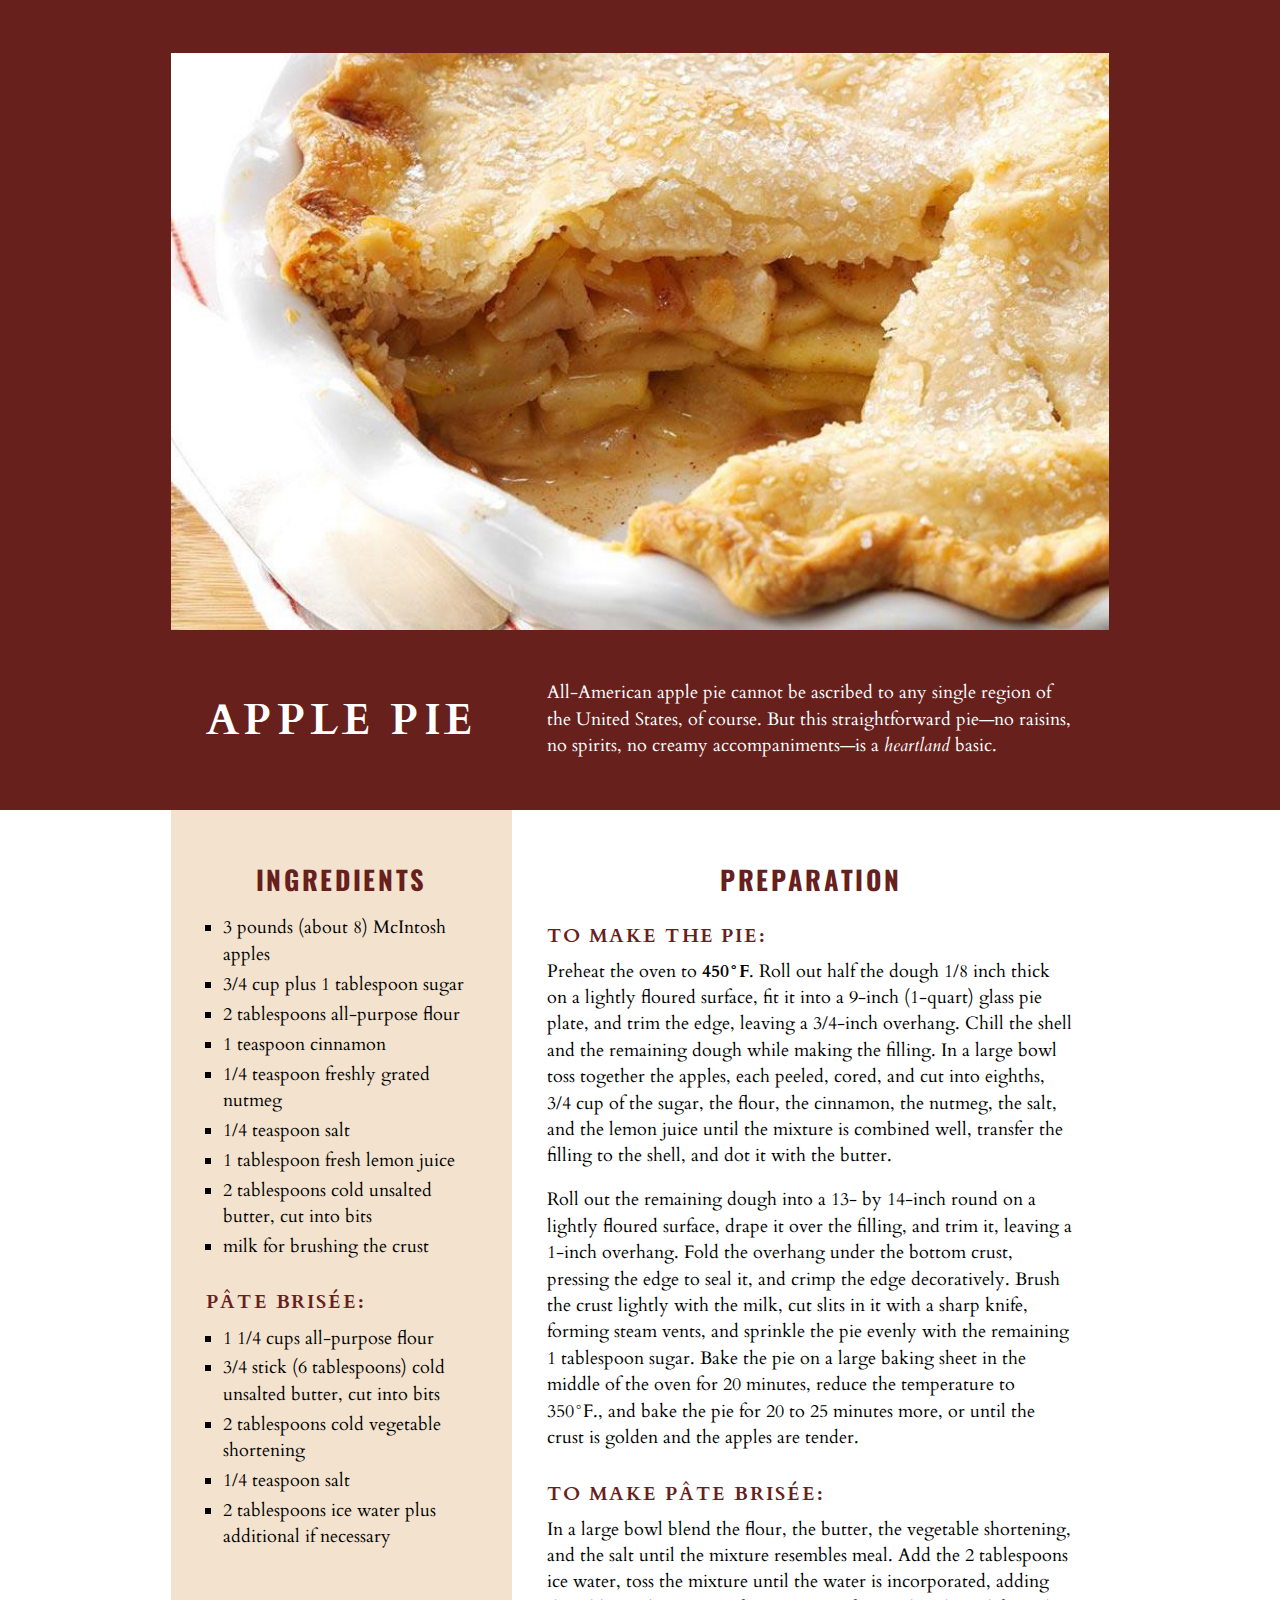
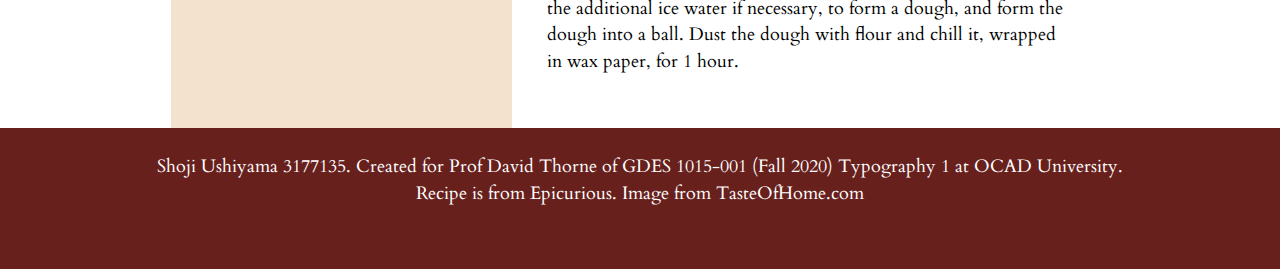
<file: index.html>
<!DOCTYPE html>
<html lang="en">
<head>
    <meta charset="UTF-8">
    <meta name="viewport" content="width=device-width, initial-scale=1.0">
    <title>Apple Pie</title>

    <link rel="preconnect" href="https://fonts.gstatic.com">
    <link href="https://fonts.googleapis.com/css2?family=Cardo:ital,wght@0,400;0,700;1,400&display=swap" rel="stylesheet"> 
    <link href="https://fonts.googleapis.com/css2?family=Oswald:wght@500&display=swap" rel="stylesheet"> 
    <link rel="stylesheet" href="style.css">
</head>
<body>
    
    <div id="container">
        <div id="image"></div>
        <div id="ribbon"></div>

        <div id="title">
            <h1>Apple Pie</h1>
        </div>

        <div id="intro">
            <p>All-American apple pie cannot be ascribed to any single region of the United States, of course. But this straightforward pie&mdash;no raisins, no spirits, no creamy accompaniments&mdash;is a <i>heartland</i> basic.</p>
        </div>

        <div id="ingredients">
            <h2>Ingredients</h2>
            <ul>
                <li>3 pounds (about 8) McIntosh apples</li>
                <li>3/4 cup plus 1 tablespoon sugar</li>
                <li>2 tablespoons all-purpose flour</li>
                <li>1 teaspoon cinnamon</li>
                <li>1/4 teaspoon freshly grated nutmeg</li>
                <li>1/4 teaspoon salt</li>
                <li>1 tablespoon fresh lemon juice</li>
                <li>2 tablespoons cold unsalted butter, cut into bits</li>
                <li>milk for brushing the crust</li>
            </ul>

            <h3>Pâte brisée:</h3>
            <ul>
                <li>1 1/4 cups all-purpose flour</li>
                <li>3/4 stick (6 tablespoons) cold unsalted butter, cut into bits</li>
                <li>2 tablespoons cold vegetable shortening</li>
                <li>1/4 teaspoon salt</li>
                <li>2 tablespoons ice water plus additional if necessary</li>
            </ul>
        </div>

        <div id="preparation">
            <h2>Preparation</h2>
            <h3>To make the pie:</h3>
            <p>Preheat the oven to <b>450&deg;F</b>. Roll out half the dough 1/8 inch thick on a lightly floured surface, fit it into a 9-inch (1-quart) glass pie plate, and trim the edge, leaving a 3/4-inch overhang. Chill the shell and the remaining dough while making the filling. In a large bowl toss together the apples, each peeled, cored, and cut into eighths, 3/4 cup of the sugar, the flour, the cinnamon, the nutmeg, the salt, and the lemon juice until the mixture is combined well, transfer the filling to the shell, and dot it with the butter.</p>
            <p>Roll out the remaining dough into a 13- by 14-inch round on a lightly floured surface, drape it over the filling, and trim it, leaving a 1-inch overhang. Fold the overhang under the bottom crust, pressing the edge to seal it, and crimp the edge decoratively. Brush the crust lightly with the milk, cut slits in it with a sharp knife, forming steam vents, and sprinkle the pie evenly with the remaining 1 tablespoon sugar. Bake the pie on a large baking sheet in the middle of the oven for 20 minutes, reduce the temperature to 350°F., and bake the pie for 20 to 25 minutes more, or until the crust is golden and the apples are tender.</p>

            <h3>To make pâte brisée:</h3>
            <p>In a large bowl blend the flour, the butter, the vegetable shortening, and the salt until the mixture resembles meal. Add the 2 tablespoons ice water, toss the mixture until the water is incorporated, adding the additional ice water if necessary, to form a dough, and form the dough into a ball. Dust the dough with flour and chill it, wrapped in wax paper, for 1 hour.</p>
        </div>

        <div id="footer">
            <br>Shoji Ushiyama 3177135. Created for Prof David Thorne of GDES 1015-001 (Fall 2020) Typography 1 at OCAD University.<br>
            Recipe is from Epicurious. Image from TasteOfHome.com
        </div>
    </div>

</body>
</html>
</file>
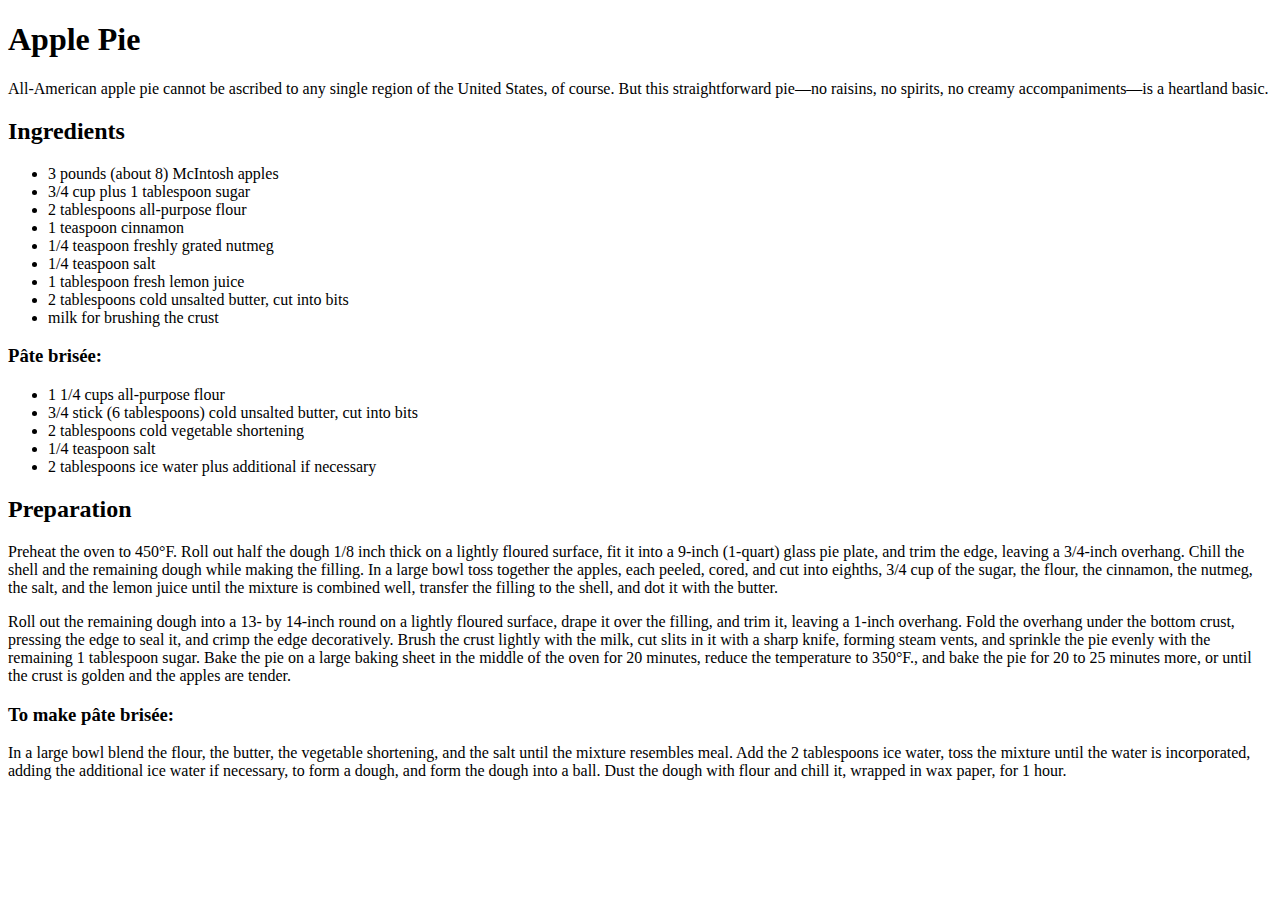
<file: MANUSCRIPT.html>
<!DOCTYPE html>
<html lang="en">
<head>
    <meta charset="UTF-8">
    <meta name="viewport" content="width=device-width, initial-scale=1.0">
    <title>Apple Pie</title>
</head>
<body>
    
    <h1>Apple Pie</h1>
    <p>All-American apple pie cannot be ascribed to any single region of the United States, of course. But this straightforward pie&mdash;no raisins, no spirits, no creamy accompaniments&mdash;is a heartland basic.</p>

    <h2>Ingredients</h2>
    <ul>
        <li>3 pounds (about 8) McIntosh apples</li>
        <li>3/4 cup plus 1 tablespoon sugar</li>
        <li>2 tablespoons all-purpose flour</li>
        <li>1 teaspoon cinnamon</li>
        <li>1/4 teaspoon freshly grated nutmeg</li>
        <li>1/4 teaspoon salt</li>
        <li>1 tablespoon fresh lemon juice</li>
        <li>2 tablespoons cold unsalted butter, cut into bits</li>
        <li>milk for brushing the crust</li>
    </ul>

    <h3>Pâte brisée:</h3>
    <ul>
        <li>1 1/4 cups all-purpose flour</li>
        <li>3/4 stick (6 tablespoons) cold unsalted butter, cut into bits</li>
        <li>2 tablespoons cold vegetable shortening</li>
        <li>1/4 teaspoon salt</li>
        <li>2 tablespoons ice water plus additional if necessary</li>
    </ul>

    <h2>Preparation</h2>
    <p>Preheat the oven to 450°F. Roll out half the dough 1/8 inch thick on a lightly floured surface, fit it into a 9-inch (1-quart) glass pie plate, and trim the edge, leaving a 3/4-inch overhang. Chill the shell and the remaining dough while making the filling. In a large bowl toss together the apples, each peeled, cored, and cut into eighths, 3/4 cup of the sugar, the flour, the cinnamon, the nutmeg, the salt, and the lemon juice until the mixture is combined well, transfer the filling to the shell, and dot it with the butter.</p>
    <p>Roll out the remaining dough into a 13- by 14-inch round on a lightly floured surface, drape it over the filling, and trim it, leaving a 1-inch overhang. Fold the overhang under the bottom crust, pressing the edge to seal it, and crimp the edge decoratively. Brush the crust lightly with the milk, cut slits in it with a sharp knife, forming steam vents, and sprinkle the pie evenly with the remaining 1 tablespoon sugar. Bake the pie on a large baking sheet in the middle of the oven for 20 minutes, reduce the temperature to 350°F., and bake the pie for 20 to 25 minutes more, or until the crust is golden and the apples are tender.</p>

    <h3>To make pâte brisée:</h3>
    <p>In a large bowl blend the flour, the butter, the vegetable shortening, and the salt until the mixture resembles meal. Add the 2 tablespoons ice water, toss the mixture until the water is incorporated, adding the additional ice water if necessary, to form a dough, and form the dough into a ball. Dust the dough with flour and chill it, wrapped in wax paper, for 1 hour.</p>

</body>
</html>
</file>
<file: style.css>
/* style.css */

:root {
    --burgundy: #67201c;
    --cream: #f2e2ce;
}

body {
    margin: 0;
    padding: 0;

    font-size: 1.1em;
    line-height: 1.5em;
    font-family: "Cardo", serif;
}

/* Layout */
#container {
    display: grid;
    width: 100%;
    min-height: 100vh;
    margin: 0 auto;

    grid-template-columns: 1fr 2fr 3.5fr 1fr;
    grid-template-rows: 70vh 20vh auto 8em;
    grid-template-areas: ". image image ."
                         ". title intro ."
                         ". ingredients preparation ."
                         "footer footer footer footer";
}

/* Header background colour */
#ribbon {
    position: absolute;
    z-index: -9;
    width: 100%;
    height: 90vh;
    background-color: var(--burgundy);
}

/* Recipe */
h1, h2 {
    text-transform: uppercase;
    letter-spacing: .1em;
    text-align: center;
}

h1 {
    font-size: 2.5em;
}

h2 {
    font-family: "Oswald", sans-serif;
    font-size: 1.5em;
    color: var(--burgundy);
}

h3 {
    margin-top: 1.5em;
    margin-bottom: .5em; /* Controlling the line spacing with respect to text below it */

    font-size: 1.1em;
    letter-spacing: .1em;
    text-transform: uppercase;
    color: var(--burgundy);
    
}

p {
    line-height: 1.5em;
    margin-top: 0; /* Controlling the margin between the paragraphs and headers will be easier if left to header formatting*/
}

ul {
    padding-left: 1em;
    margin: 0;
    list-style: square;
}

ul li {
    margin: .2em 0;
}

/* Header section */
#title {
    grid-area: title;
    color: #fff;
    margin: auto auto;
}

#intro {
    grid-area: intro;
    color: #fff;
    margin: auto auto;
    padding: 0 2em;
}

#intro p {
    margin: 0;
}

/* Image */
#image {
    grid-area: image;
    margin: 3em 0;
    margin-bottom: 0; /* Keeps the spacing between the image and intro text consistent */
    background-image: url("pie.jpg");
    background-position: 50% 70%;
    background-size: cover;
    background-repeat: no-repeat;
}

#ingredients {
    grid-area: ingredients;
    padding: 2em;
    background-color: var(--cream);
}

#preparation {
    padding: 2em;
    grid-area: preparation;
}

#footer {
    grid-area: footer;
    text-align: center;
    vertical-align: middle;
    color: #fff;
    background-color: var(--burgundy);
}
</file>
